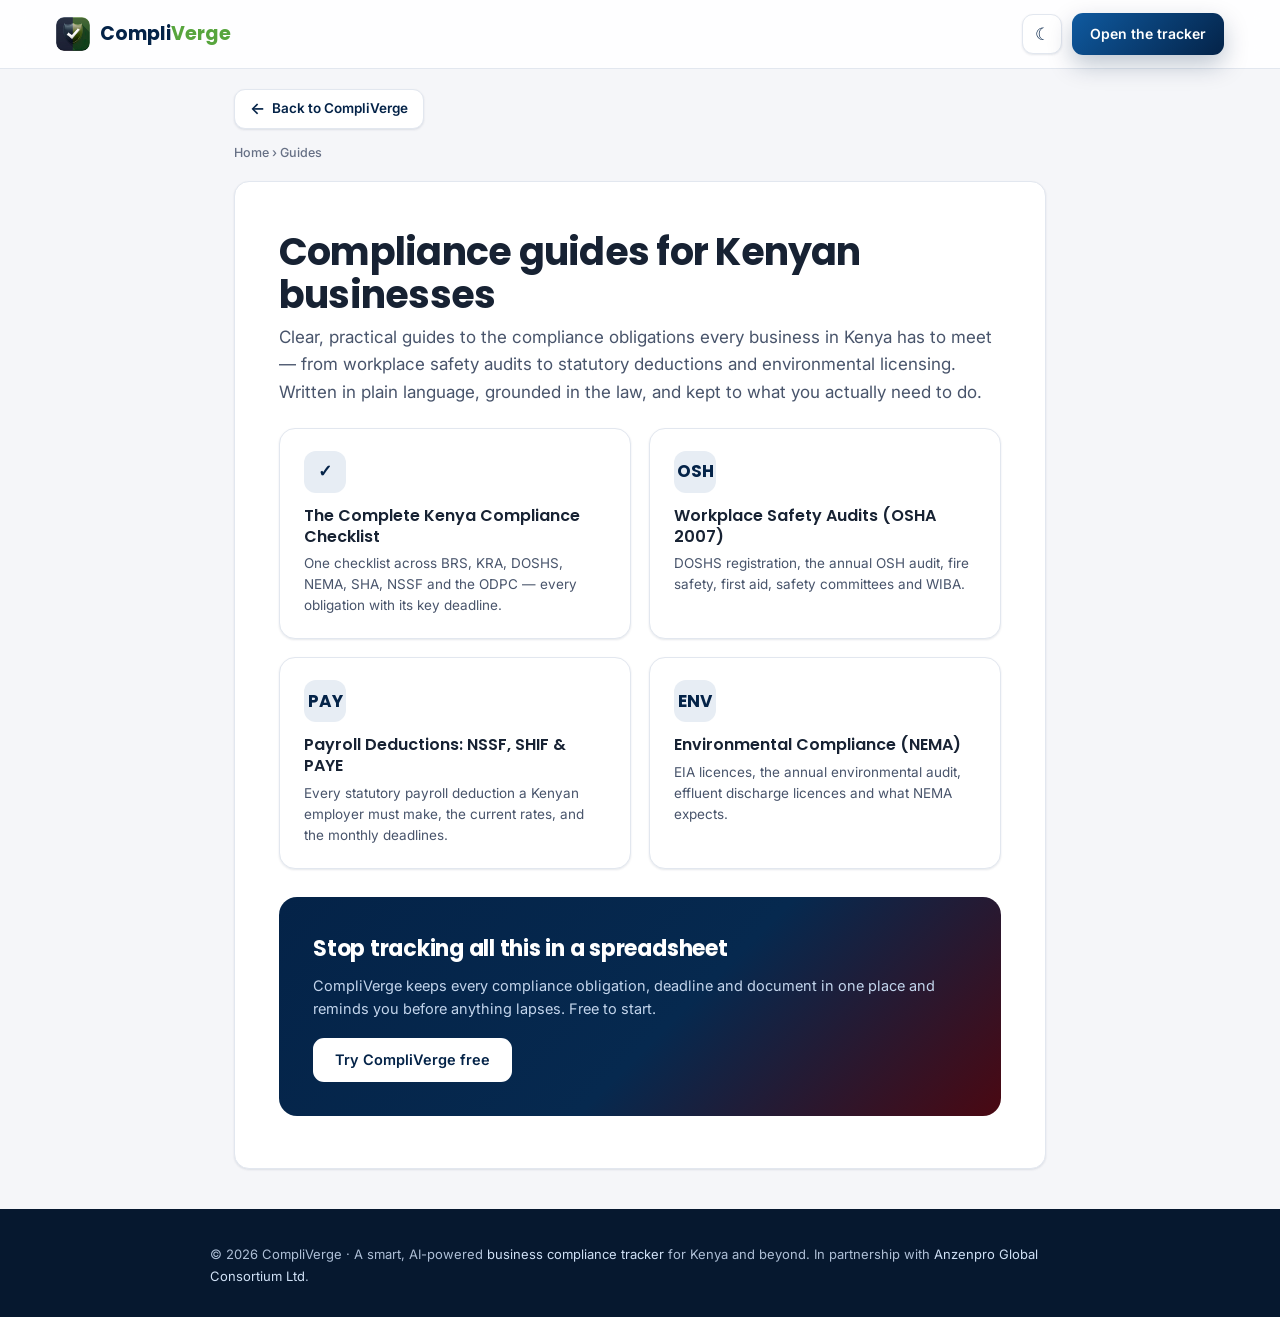
<file: guides/index.html>
<!doctype html>
<html lang="en">
<head>
<meta charset="utf-8">
<meta name="viewport" content="width=device-width, initial-scale=1">
<script>(function(){try{var t=localStorage.getItem("cv-theme");var r=document.documentElement;if(t==="dark"){r.classList.add("cv-dark");r.style.colorScheme="dark";}else if(t==="light"){r.classList.add("cv-light");r.style.colorScheme="light";}}catch(e){}})();</script>
<title>Kenya Business Compliance Guides | CompliVerge</title>
<meta name="description" content="Plain-language guides to business compliance in Kenya: OSHA 2007 safety audits, NSSF, SHIF and PAYE statutory deductions, NEMA environmental compliance, and a full business compliance checklist.">
<meta name="keywords" content="business compliance Kenya, compliance requirements Kenya, statutory compliance Kenya, OSHA 2007, NSSF SHIF PAYE, NEMA compliance, compliance checklist Kenya">
<link rel="canonical" href="https://compliverge.com/guides/">
<meta name="robots" content="index,follow">
<meta property="og:type" content="website">
<meta property="og:title" content="Kenya Business Compliance Guides | CompliVerge">
<meta property="og:description" content="Plain-language guides to staying compliant in Kenya: safety audits, statutory deductions, environmental compliance and more.">
<meta property="og:url" content="https://compliverge.com/guides/">
<meta property="og:site_name" content="CompliVerge">
<link rel="icon" href="/logo.png">
<link rel="stylesheet" href="/guides/guide.css?v=5">
<script type="application/ld+json">
{"@context":"https://schema.org","@type":"CollectionPage","name":"Kenya Business Compliance Guides","url":"https://compliverge.com/guides/","description":"Plain-language guides to business compliance in Kenya.","publisher":{"@type":"Organization","name":"CompliVerge","url":"https://compliverge.com/"},"breadcrumb":{"@type":"BreadcrumbList","itemListElement":[{"@type":"ListItem","position":1,"name":"Home","item":"https://compliverge.com/"},{"@type":"ListItem","position":2,"name":"Guides","item":"https://compliverge.com/guides/"}]}}
</script>
</head>
<body>
<header class="site">
  <a class="brand" href="https://compliverge.com/"><img src="/logo.png" alt="CompliVerge"><b>Compli<span class="a">Verge</span></b></a>
  <div class="header-cta"><button class="themetog" id="themeToggle" type="button" aria-label="Toggle dark mode" onclick="cvToggleTheme()">☾</button><a class="cta" href="https://compliverge.com/">Open the tracker</a></div>
</header>

<div class="wrap">
  <a class="backlink" href="https://compliverge.com/"><span class="arw">←</span> Back to CompliVerge</a>
  <nav class="crumb"><a href="https://compliverge.com/">Home</a> › Guides</nav>
  <article>
    <h1>Compliance guides for Kenyan businesses</h1>
    <p class="lede">Clear, practical guides to the compliance obligations every business in Kenya has to meet — from workplace safety audits to statutory deductions and environmental licensing. Written in plain language, grounded in the law, and kept to what you actually need to do.</p>

    <div class="guide-grid">
      <a class="guide-card" href="/guides/business-compliance-checklist-kenya.html">
        <div class="ic">✓</div>
        <div class="t">The Complete Kenya Compliance Checklist</div>
        <div class="d">One checklist across BRS, KRA, DOSHS, NEMA, SHA, NSSF and the ODPC — every obligation with its key deadline.</div>
      </a>
      <a class="guide-card" href="/guides/osha-2007-audit-requirements-kenya.html">
        <div class="ic">OSH</div>
        <div class="t">Workplace Safety Audits (OSHA 2007)</div>
        <div class="d">DOSHS registration, the annual OSH audit, fire safety, first aid, safety committees and WIBA.</div>
      </a>
      <a class="guide-card" href="/guides/nssf-shif-paye-employer-obligations-kenya.html">
        <div class="ic">PAY</div>
        <div class="t">Payroll Deductions: NSSF, SHIF &amp; PAYE</div>
        <div class="d">Every statutory payroll deduction a Kenyan employer must make, the current rates, and the monthly deadlines.</div>
      </a>
      <a class="guide-card" href="/guides/nema-environmental-compliance-kenya.html">
        <div class="ic">ENV</div>
        <div class="t">Environmental Compliance (NEMA)</div>
        <div class="d">EIA licences, the annual environmental audit, effluent discharge licences and what NEMA expects.</div>
      </a>
    </div>

    <div class="cta-box">
      <h3>Stop tracking all this in a spreadsheet</h3>
      <p>CompliVerge keeps every compliance obligation, deadline and document in one place and reminds you before anything lapses. Free to start.</p>
      <a href="https://compliverge.com/">Try CompliVerge free</a>
    </div>
  </article>
</div>

<footer class="site"><div class="wrap">
  &copy; 2026 CompliVerge · A smart, AI-powered <a href="https://compliverge.com/">business compliance tracker</a> for Kenya and beyond. In partnership with <a href="https://anzenproglobal.com" rel="noopener">Anzenpro Global Consortium Ltd</a>.
</div></footer>
<script>
function cvEffectiveDark(){var r=document.documentElement;return r.classList.contains('cv-dark')||(!r.classList.contains('cv-light')&&window.matchMedia('(prefers-color-scheme: dark)').matches);}
function cvSyncToggle(){try{var b=document.getElementById('themeToggle');if(b)b.textContent=cvEffectiveDark()?'☀':'☾';}catch(e){}}
function cvToggleTheme(){try{var r=document.documentElement,next=cvEffectiveDark()?'light':'dark';r.classList.remove('cv-dark','cv-light');r.classList.add(next==='dark'?'cv-dark':'cv-light');r.style.colorScheme=next;try{localStorage.setItem('cv-theme',next);}catch(e){}cvSyncToggle();}catch(e){}}
cvSyncToggle();
try{window.matchMedia('(prefers-color-scheme: dark)').addEventListener('change',cvSyncToggle);}catch(e){}
</script>
</body>
</html>
</file>
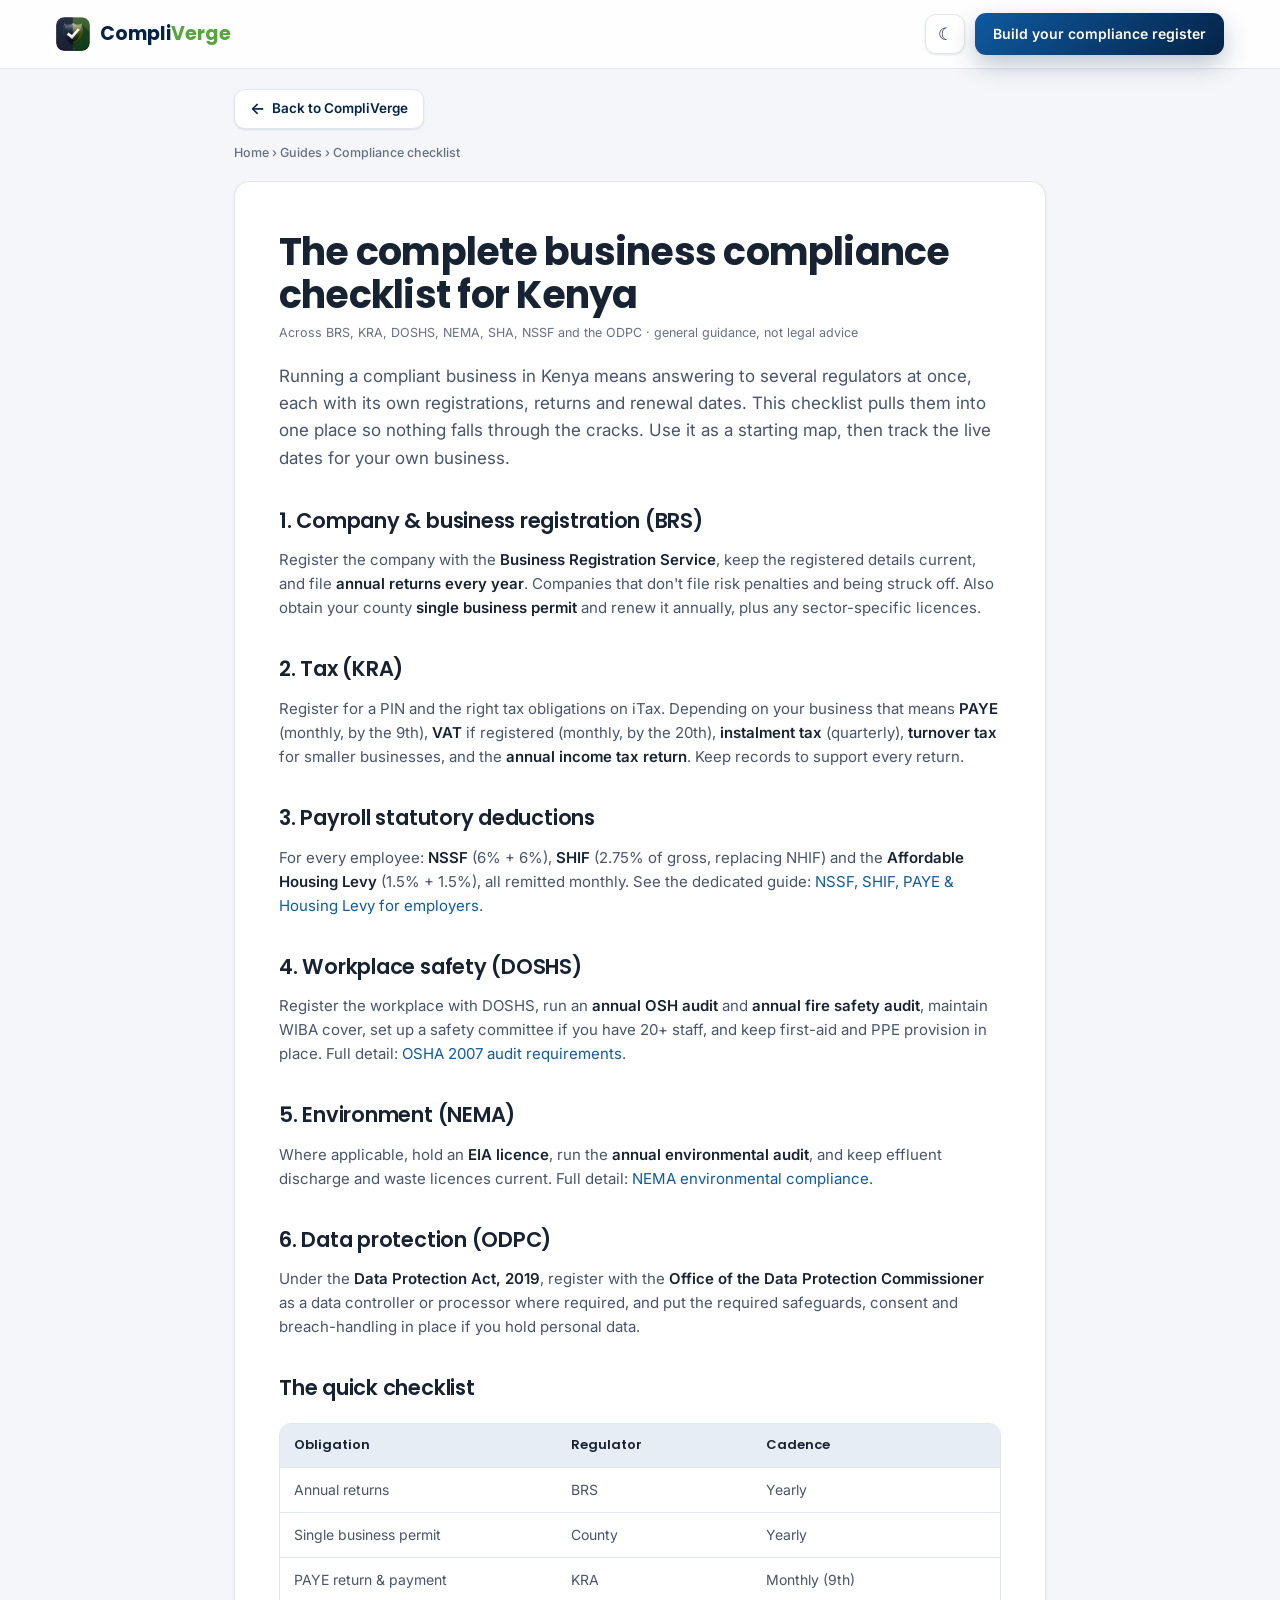
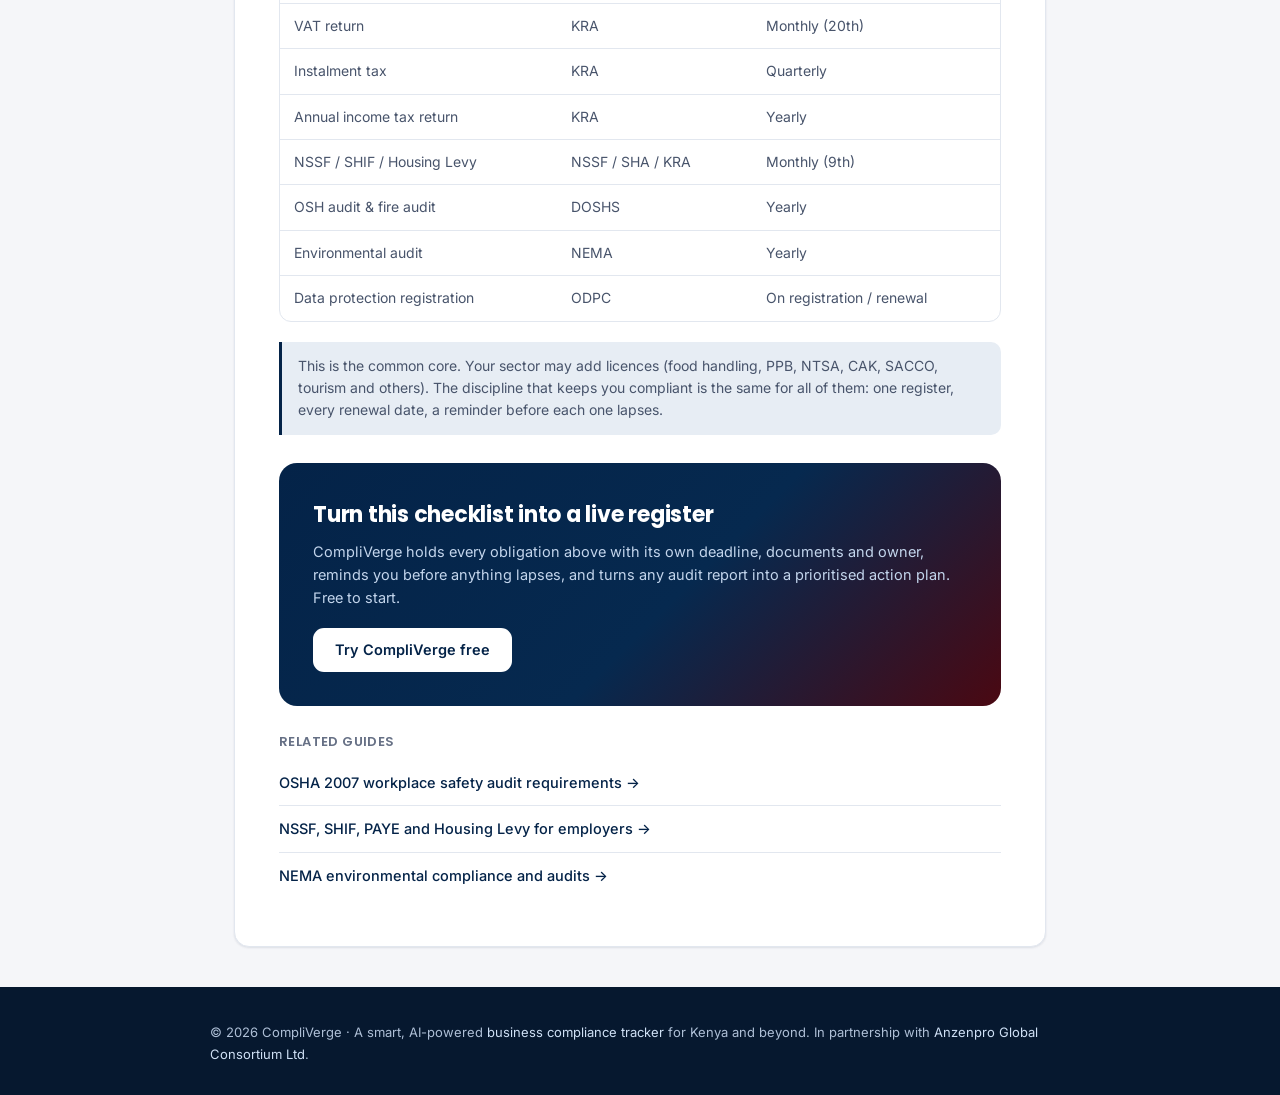
<file: guides/business-compliance-checklist-kenya.html>
<!doctype html>
<html lang="en">
<head>
<meta charset="utf-8">
<meta name="viewport" content="width=device-width, initial-scale=1">
<script>(function(){try{var t=localStorage.getItem("cv-theme");var r=document.documentElement;if(t==="dark"){r.classList.add("cv-dark");r.style.colorScheme="dark";}else if(t==="light"){r.classList.add("cv-light");r.style.colorScheme="light";}}catch(e){}})();</script>
<title>The Complete Business Compliance Checklist for Kenya (2026) | CompliVerge</title>
<meta name="description" content="A single checklist of every compliance obligation a business in Kenya must meet — BRS annual returns, KRA tax, DOSHS safety audits, NEMA environmental licences, SHIF/NSSF/PAYE payroll and data protection — with the key deadlines.">
<meta name="keywords" content="business compliance checklist Kenya, compliance requirements Kenya, statutory compliance Kenya, company annual returns Kenya, business licences Kenya, regulatory compliance Kenya, data protection ODPC">
<link rel="canonical" href="https://compliverge.com/guides/business-compliance-checklist-kenya.html">
<meta name="robots" content="index,follow">
<meta property="og:type" content="article">
<meta property="og:title" content="The Business Compliance Checklist for Kenya (2026)">
<meta property="og:description" content="Every compliance obligation a Kenyan business must meet, across BRS, KRA, DOSHS, NEMA, SHA, NSSF and the ODPC.">
<meta property="og:url" content="https://compliverge.com/guides/business-compliance-checklist-kenya.html">
<meta property="og:site_name" content="CompliVerge">
<link rel="icon" href="/logo.png">
<link rel="stylesheet" href="/guides/guide.css?v=5">
<script type="application/ld+json">
{"@context":"https://schema.org","@type":"Article","headline":"The Business Compliance Checklist for Kenya (2026)","description":"Every compliance obligation a business in Kenya must meet, with the key deadlines.","author":{"@type":"Organization","name":"CompliVerge"},"publisher":{"@type":"Organization","name":"CompliVerge","logo":{"@type":"ImageObject","url":"https://compliverge.com/logo.png"}},"mainEntityOfPage":"https://compliverge.com/guides/business-compliance-checklist-kenya.html","about":["Business compliance Kenya","Regulatory compliance","Statutory deadlines"]}
</script>
<script type="application/ld+json">
{"@context":"https://schema.org","@type":"FAQPage","mainEntity":[
{"@type":"Question","name":"What compliance does a business in Kenya need?","acceptedAnswer":{"@type":"Answer","text":"A Kenyan business typically needs: company registration and annual returns with the Business Registration Service (BRS); a county single business permit; KRA tax registration and returns (PAYE, VAT where applicable, instalment and annual income tax); payroll deductions (NSSF, SHIF, Affordable Housing Levy); workplace registration and an annual OSH audit with DOSHS; NEMA environmental licences and audits where applicable; and registration with the Office of the Data Protection Commissioner if it handles personal data."}},
{"@type":"Question","name":"When are company annual returns due in Kenya?","acceptedAnswer":{"@type":"Answer","text":"A company must file annual returns with the Business Registration Service once every year, generally within a set period after the anniversary of incorporation. Failure to file can lead to penalties and, ultimately, the company being struck off the register."}},
{"@type":"Question","name":"Does my business need to register with the ODPC?","acceptedAnswer":{"@type":"Answer","text":"Under the Data Protection Act, 2019, many businesses that process personal data must register as a data controller or data processor with the Office of the Data Protection Commissioner (ODPC), depending on their size and the nature of processing."}}
]}
</script>
</head>
<body>
<header class="site">
  <a class="brand" href="https://compliverge.com/"><img src="/logo.png" alt="CompliVerge"><b>Compli<span class="a">Verge</span></b></a>
  <div class="header-cta"><button class="themetog" id="themeToggle" type="button" aria-label="Toggle dark mode" onclick="cvToggleTheme()">☾</button><a class="cta" href="https://compliverge.com/">Build your compliance register</a></div>
</header>

<div class="wrap">
  <a class="backlink" href="https://compliverge.com/"><span class="arw">←</span> Back to CompliVerge</a>
  <nav class="crumb"><a href="https://compliverge.com/">Home</a> › <a href="/guides/">Guides</a> › Compliance checklist</nav>
  <article>
    <h1>The complete business compliance checklist for Kenya</h1>
    <p class="meta">Across BRS, KRA, DOSHS, NEMA, SHA, NSSF and the ODPC · general guidance, not legal advice</p>
    <p class="lede">Running a compliant business in Kenya means answering to several regulators at once, each with its own registrations, returns and renewal dates. This checklist pulls them into one place so nothing falls through the cracks. Use it as a starting map, then track the live dates for your own business.</p>

    <h2>1. Company &amp; business registration (BRS)</h2>
    <p>Register the company with the <strong>Business Registration Service</strong>, keep the registered details current, and file <strong>annual returns every year</strong>. Companies that don't file risk penalties and being struck off. Also obtain your county <strong>single business permit</strong> and renew it annually, plus any sector-specific licences.</p>

    <h2>2. Tax (KRA)</h2>
    <p>Register for a PIN and the right tax obligations on iTax. Depending on your business that means <strong>PAYE</strong> (monthly, by the 9th), <strong>VAT</strong> if registered (monthly, by the 20th), <strong>instalment tax</strong> (quarterly), <strong>turnover tax</strong> for smaller businesses, and the <strong>annual income tax return</strong>. Keep records to support every return.</p>

    <h2>3. Payroll statutory deductions</h2>
    <p>For every employee: <strong>NSSF</strong> (6% + 6%), <strong>SHIF</strong> (2.75% of gross, replacing NHIF) and the <strong>Affordable Housing Levy</strong> (1.5% + 1.5%), all remitted monthly. See the dedicated guide: <a href="/guides/nssf-shif-paye-employer-obligations-kenya.html">NSSF, SHIF, PAYE &amp; Housing Levy for employers</a>.</p>

    <h2>4. Workplace safety (DOSHS)</h2>
    <p>Register the workplace with DOSHS, run an <strong>annual OSH audit</strong> and <strong>annual fire safety audit</strong>, maintain WIBA cover, set up a safety committee if you have 20+ staff, and keep first-aid and PPE provision in place. Full detail: <a href="/guides/osha-2007-audit-requirements-kenya.html">OSHA 2007 audit requirements</a>.</p>

    <h2>5. Environment (NEMA)</h2>
    <p>Where applicable, hold an <strong>EIA licence</strong>, run the <strong>annual environmental audit</strong>, and keep effluent discharge and waste licences current. Full detail: <a href="/guides/nema-environmental-compliance-kenya.html">NEMA environmental compliance</a>.</p>

    <h2>6. Data protection (ODPC)</h2>
    <p>Under the <strong>Data Protection Act, 2019</strong>, register with the <strong>Office of the Data Protection Commissioner</strong> as a data controller or processor where required, and put the required safeguards, consent and breach-handling in place if you hold personal data.</p>

    <h2>The quick checklist</h2>
    <table>
      <tr><th>Obligation</th><th>Regulator</th><th>Cadence</th></tr>
      <tr><td>Annual returns</td><td>BRS</td><td>Yearly</td></tr>
      <tr><td>Single business permit</td><td>County</td><td>Yearly</td></tr>
      <tr><td>PAYE return &amp; payment</td><td>KRA</td><td>Monthly (9th)</td></tr>
      <tr><td>VAT return</td><td>KRA</td><td>Monthly (20th)</td></tr>
      <tr><td>Instalment tax</td><td>KRA</td><td>Quarterly</td></tr>
      <tr><td>Annual income tax return</td><td>KRA</td><td>Yearly</td></tr>
      <tr><td>NSSF / SHIF / Housing Levy</td><td>NSSF / SHA / KRA</td><td>Monthly (9th)</td></tr>
      <tr><td>OSH audit &amp; fire audit</td><td>DOSHS</td><td>Yearly</td></tr>
      <tr><td>Environmental audit</td><td>NEMA</td><td>Yearly</td></tr>
      <tr><td>Data protection registration</td><td>ODPC</td><td>On registration / renewal</td></tr>
    </table>

    <div class="note">This is the common core. Your sector may add licences (food handling, PPB, NTSA, CAK, SACCO, tourism and others). The discipline that keeps you compliant is the same for all of them: one register, every renewal date, a reminder before each one lapses.</div>

    <div class="cta-box">
      <h3>Turn this checklist into a live register</h3>
      <p>CompliVerge holds every obligation above with its own deadline, documents and owner, reminds you before anything lapses, and turns any audit report into a prioritised action plan. Free to start.</p>
      <a href="https://compliverge.com/">Try CompliVerge free</a>
    </div>

    <div class="related">
      <strong>Related guides</strong>
      <a href="/guides/osha-2007-audit-requirements-kenya.html">OSHA 2007 workplace safety audit requirements →</a>
      <a href="/guides/nssf-shif-paye-employer-obligations-kenya.html">NSSF, SHIF, PAYE and Housing Levy for employers →</a>
      <a href="/guides/nema-environmental-compliance-kenya.html">NEMA environmental compliance and audits →</a>
    </div>
  </article>
</div>

<footer class="site"><div class="wrap">
  &copy; 2026 CompliVerge · A smart, AI-powered <a href="https://compliverge.com/">business compliance tracker</a> for Kenya and beyond. In partnership with <a href="https://anzenproglobal.com" rel="noopener">Anzenpro Global Consortium Ltd</a>.
</div></footer>
<script>
function cvEffectiveDark(){var r=document.documentElement;return r.classList.contains('cv-dark')||(!r.classList.contains('cv-light')&&window.matchMedia('(prefers-color-scheme: dark)').matches);}
function cvSyncToggle(){try{var b=document.getElementById('themeToggle');if(b)b.textContent=cvEffectiveDark()?'☀':'☾';}catch(e){}}
function cvToggleTheme(){try{var r=document.documentElement,next=cvEffectiveDark()?'light':'dark';r.classList.remove('cv-dark','cv-light');r.classList.add(next==='dark'?'cv-dark':'cv-light');r.style.colorScheme=next;try{localStorage.setItem('cv-theme',next);}catch(e){}cvSyncToggle();}catch(e){}}
cvSyncToggle();
try{window.matchMedia('(prefers-color-scheme: dark)').addEventListener('change',cvSyncToggle);}catch(e){}
</script>
</body>
</html>
</file>
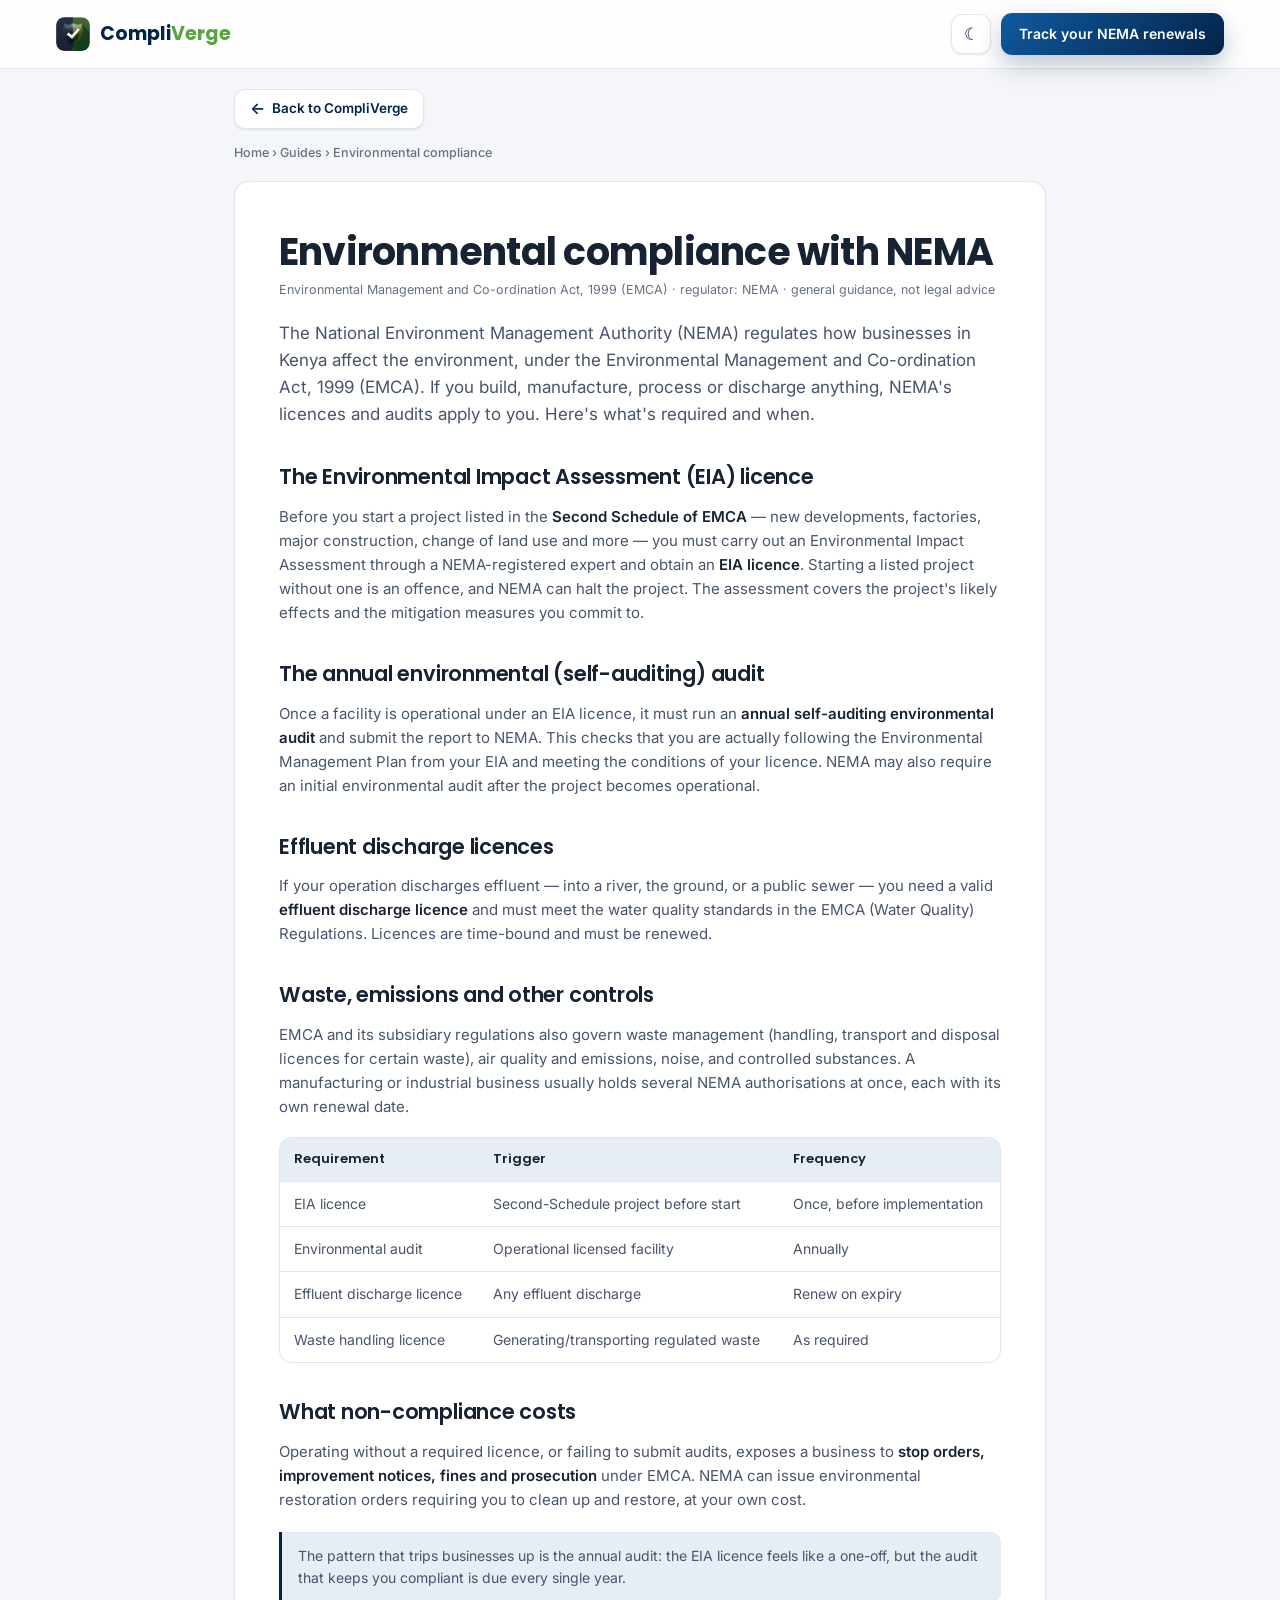
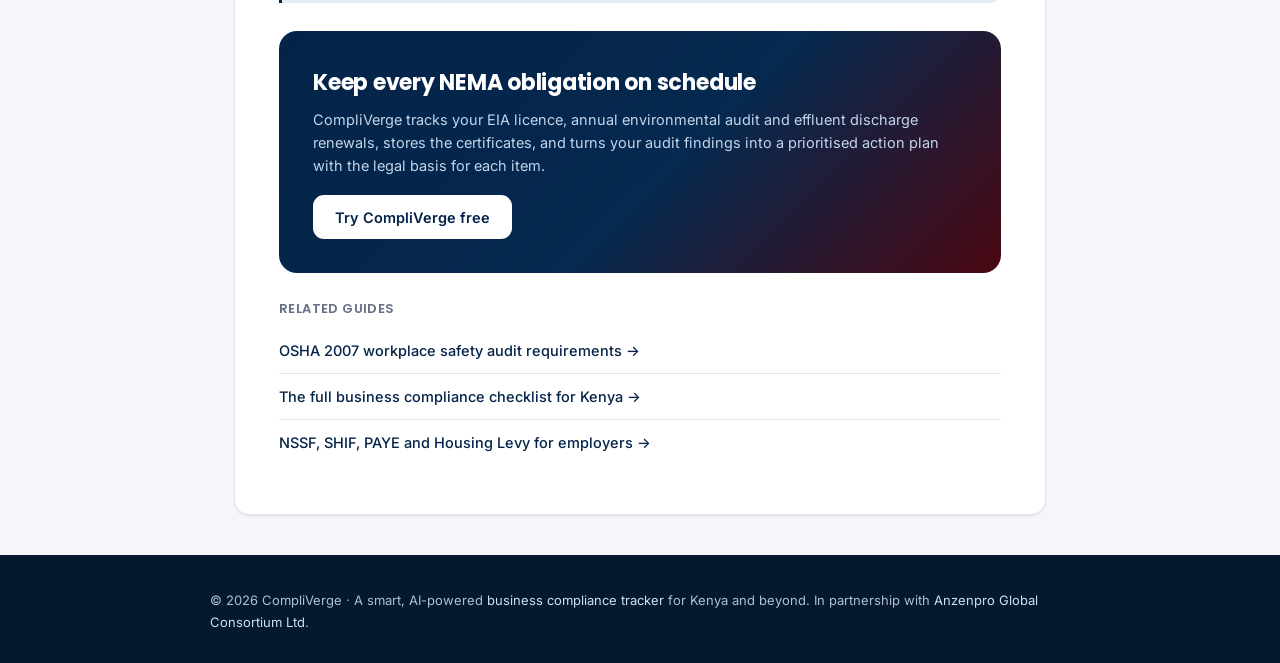
<file: guides/nema-environmental-compliance-kenya.html>
<!doctype html>
<html lang="en">
<head>
<meta charset="utf-8">
<meta name="viewport" content="width=device-width, initial-scale=1">
<script>(function(){try{var t=localStorage.getItem("cv-theme");var r=document.documentElement;if(t==="dark"){r.classList.add("cv-dark");r.style.colorScheme="dark";}else if(t==="light"){r.classList.add("cv-light");r.style.colorScheme="light";}}catch(e){}})();</script>
<title>NEMA Environmental Compliance in Kenya: EIA, Audits &amp; Licences | CompliVerge</title>
<meta name="description" content="What NEMA requires under EMCA 1999: the Environmental Impact Assessment (EIA) licence, the annual environmental audit, effluent discharge licences and waste handling — and the penalties for operating without them.">
<meta name="keywords" content="NEMA compliance Kenya, environmental impact assessment Kenya, EIA licence, annual environmental audit, EMCA 1999, effluent discharge licence, environmental compliance Kenya, waste management licence">
<link rel="canonical" href="https://compliverge.com/guides/nema-environmental-compliance-kenya.html">
<meta name="robots" content="index,follow">
<meta property="og:type" content="article">
<meta property="og:title" content="NEMA Environmental Compliance in Kenya: EIA, Audits & Licences">
<meta property="og:description" content="The EIA licence, the annual environmental audit, effluent discharge licences and waste handling, explained.">
<meta property="og:url" content="https://compliverge.com/guides/nema-environmental-compliance-kenya.html">
<meta property="og:site_name" content="CompliVerge">
<link rel="icon" href="/logo.png">
<link rel="stylesheet" href="/guides/guide.css?v=5">
<script type="application/ld+json">
{"@context":"https://schema.org","@type":"Article","headline":"NEMA Environmental Compliance in Kenya: EIA, Audits & Licences","description":"What NEMA requires under EMCA 1999, from EIA licences to annual environmental audits.","author":{"@type":"Organization","name":"CompliVerge"},"publisher":{"@type":"Organization","name":"CompliVerge","logo":{"@type":"ImageObject","url":"https://compliverge.com/logo.png"}},"mainEntityOfPage":"https://compliverge.com/guides/nema-environmental-compliance-kenya.html","about":["Environmental Management and Co-ordination Act 1999","NEMA","Environmental Impact Assessment"]}
</script>
<script type="application/ld+json">
{"@context":"https://schema.org","@type":"FAQPage","mainEntity":[
{"@type":"Question","name":"Do I need a NEMA EIA licence?","acceptedAnswer":{"@type":"Answer","text":"Any project listed in the Second Schedule of EMCA 1999 — including new developments, factories, and many construction and change-of-use projects — must undergo an Environmental Impact Assessment and obtain an EIA licence from NEMA before implementation begins."}},
{"@type":"Question","name":"How often is an environmental audit required?","acceptedAnswer":{"@type":"Answer","text":"A facility with an EIA licence must carry out a self-auditing environmental audit annually and submit the report to NEMA, in addition to any initial environmental audit NEMA requires after a project becomes operational."}},
{"@type":"Question","name":"What is an effluent discharge licence?","acceptedAnswer":{"@type":"Answer","text":"A business that discharges effluent into the environment or a public sewer must hold a valid effluent discharge licence from NEMA and meet the water quality standards set under EMCA regulations."}}
]}
</script>
</head>
<body>
<header class="site">
  <a class="brand" href="https://compliverge.com/"><img src="/logo.png" alt="CompliVerge"><b>Compli<span class="a">Verge</span></b></a>
  <div class="header-cta"><button class="themetog" id="themeToggle" type="button" aria-label="Toggle dark mode" onclick="cvToggleTheme()">☾</button><a class="cta" href="https://compliverge.com/">Track your NEMA renewals</a></div>
</header>

<div class="wrap">
  <a class="backlink" href="https://compliverge.com/"><span class="arw">←</span> Back to CompliVerge</a>
  <nav class="crumb"><a href="https://compliverge.com/">Home</a> › <a href="/guides/">Guides</a> › Environmental compliance</nav>
  <article>
    <h1>Environmental compliance with NEMA</h1>
    <p class="meta">Environmental Management and Co-ordination Act, 1999 (EMCA) · regulator: NEMA · general guidance, not legal advice</p>
    <p class="lede">The National Environment Management Authority (NEMA) regulates how businesses in Kenya affect the environment, under the Environmental Management and Co-ordination Act, 1999 (EMCA). If you build, manufacture, process or discharge anything, NEMA's licences and audits apply to you. Here's what's required and when.</p>

    <h2>The Environmental Impact Assessment (EIA) licence</h2>
    <p>Before you start a project listed in the <strong>Second Schedule of EMCA</strong> — new developments, factories, major construction, change of land use and more — you must carry out an Environmental Impact Assessment through a NEMA-registered expert and obtain an <strong>EIA licence</strong>. Starting a listed project without one is an offence, and NEMA can halt the project. The assessment covers the project's likely effects and the mitigation measures you commit to.</p>

    <h2>The annual environmental (self-auditing) audit</h2>
    <p>Once a facility is operational under an EIA licence, it must run an <strong>annual self-auditing environmental audit</strong> and submit the report to NEMA. This checks that you are actually following the Environmental Management Plan from your EIA and meeting the conditions of your licence. NEMA may also require an initial environmental audit after the project becomes operational.</p>

    <h2>Effluent discharge licences</h2>
    <p>If your operation discharges effluent — into a river, the ground, or a public sewer — you need a valid <strong>effluent discharge licence</strong> and must meet the water quality standards in the EMCA (Water Quality) Regulations. Licences are time-bound and must be renewed.</p>

    <h2>Waste, emissions and other controls</h2>
    <p>EMCA and its subsidiary regulations also govern waste management (handling, transport and disposal licences for certain waste), air quality and emissions, noise, and controlled substances. A manufacturing or industrial business usually holds several NEMA authorisations at once, each with its own renewal date.</p>

    <table>
      <tr><th>Requirement</th><th>Trigger</th><th>Frequency</th></tr>
      <tr><td>EIA licence</td><td>Second-Schedule project before start</td><td>Once, before implementation</td></tr>
      <tr><td>Environmental audit</td><td>Operational licensed facility</td><td>Annually</td></tr>
      <tr><td>Effluent discharge licence</td><td>Any effluent discharge</td><td>Renew on expiry</td></tr>
      <tr><td>Waste handling licence</td><td>Generating/transporting regulated waste</td><td>As required</td></tr>
    </table>

    <h2>What non-compliance costs</h2>
    <p>Operating without a required licence, or failing to submit audits, exposes a business to <strong>stop orders, improvement notices, fines and prosecution</strong> under EMCA. NEMA can issue environmental restoration orders requiring you to clean up and restore, at your own cost.</p>

    <div class="note">The pattern that trips businesses up is the annual audit: the EIA licence feels like a one-off, but the audit that keeps you compliant is due every single year.</div>

    <div class="cta-box">
      <h3>Keep every NEMA obligation on schedule</h3>
      <p>CompliVerge tracks your EIA licence, annual environmental audit and effluent discharge renewals, stores the certificates, and turns your audit findings into a prioritised action plan with the legal basis for each item.</p>
      <a href="https://compliverge.com/">Try CompliVerge free</a>
    </div>

    <div class="related">
      <strong>Related guides</strong>
      <a href="/guides/osha-2007-audit-requirements-kenya.html">OSHA 2007 workplace safety audit requirements →</a>
      <a href="/guides/business-compliance-checklist-kenya.html">The full business compliance checklist for Kenya →</a>
      <a href="/guides/nssf-shif-paye-employer-obligations-kenya.html">NSSF, SHIF, PAYE and Housing Levy for employers →</a>
    </div>
  </article>
</div>

<footer class="site"><div class="wrap">
  &copy; 2026 CompliVerge · A smart, AI-powered <a href="https://compliverge.com/">business compliance tracker</a> for Kenya and beyond. In partnership with <a href="https://anzenproglobal.com" rel="noopener">Anzenpro Global Consortium Ltd</a>.
</div></footer>
<script>
function cvEffectiveDark(){var r=document.documentElement;return r.classList.contains('cv-dark')||(!r.classList.contains('cv-light')&&window.matchMedia('(prefers-color-scheme: dark)').matches);}
function cvSyncToggle(){try{var b=document.getElementById('themeToggle');if(b)b.textContent=cvEffectiveDark()?'☀':'☾';}catch(e){}}
function cvToggleTheme(){try{var r=document.documentElement,next=cvEffectiveDark()?'light':'dark';r.classList.remove('cv-dark','cv-light');r.classList.add(next==='dark'?'cv-dark':'cv-light');r.style.colorScheme=next;try{localStorage.setItem('cv-theme',next);}catch(e){}cvSyncToggle();}catch(e){}}
cvSyncToggle();
try{window.matchMedia('(prefers-color-scheme: dark)').addEventListener('change',cvSyncToggle);}catch(e){}
</script>
</body>
</html>
</file>
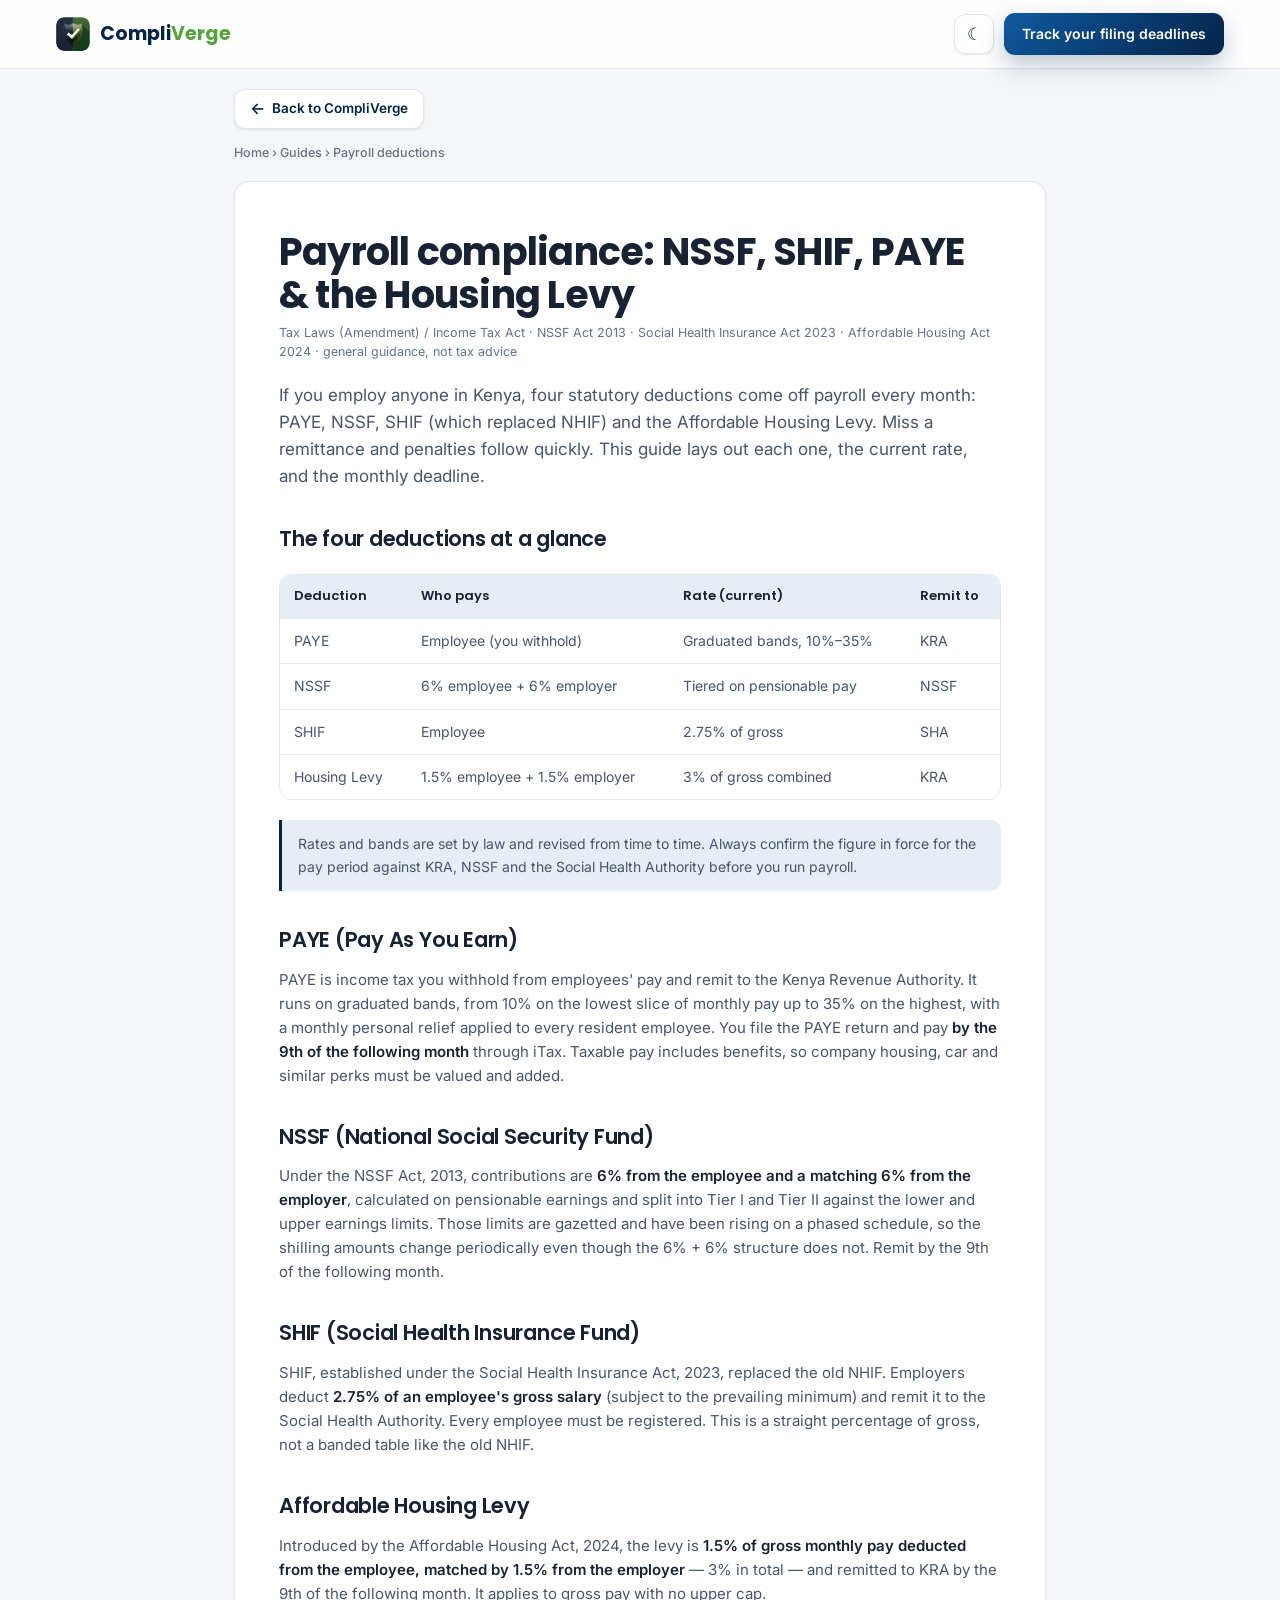
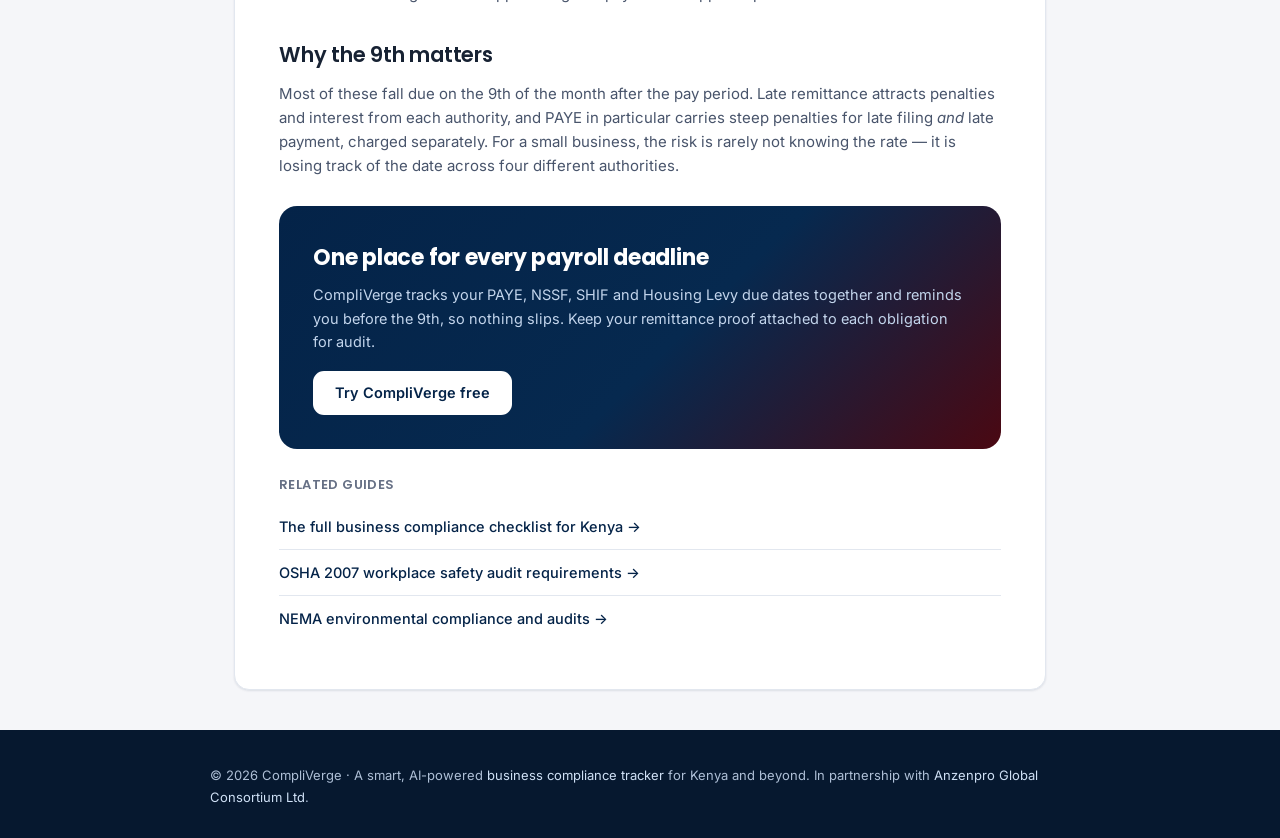
<file: guides/nssf-shif-paye-employer-obligations-kenya.html>
<!doctype html>
<html lang="en">
<head>
<meta charset="utf-8">
<meta name="viewport" content="width=device-width, initial-scale=1">
<script>(function(){try{var t=localStorage.getItem("cv-theme");var r=document.documentElement;if(t==="dark"){r.classList.add("cv-dark");r.style.colorScheme="dark";}else if(t==="light"){r.classList.add("cv-light");r.style.colorScheme="light";}}catch(e){}})();</script>
<title>Payroll Compliance in Kenya: NSSF, SHIF, PAYE &amp; Housing Levy | CompliVerge</title>
<meta name="description" content="Every statutory payroll deduction a Kenyan employer must make — PAYE, NSSF, SHIF (formerly NHIF) and the Affordable Housing Levy — with current rates, the 9th-of-the-month deadline and the penalties for paying late.">
<meta name="keywords" content="NSSF SHIF PAYE Kenya, employer statutory deductions Kenya, affordable housing levy Kenya, SHIF contribution rate, PAYE rates Kenya 2026, payroll compliance Kenya, NHIF SHIF">
<link rel="canonical" href="https://compliverge.com/guides/nssf-shif-paye-employer-obligations-kenya.html">
<meta name="robots" content="index,follow">
<meta property="og:type" content="article">
<meta property="og:title" content="NSSF, SHIF, PAYE & Housing Levy: Employer Obligations in Kenya">
<meta property="og:description" content="Current rates and deadlines for every statutory payroll deduction a Kenyan employer must make.">
<meta property="og:url" content="https://compliverge.com/guides/nssf-shif-paye-employer-obligations-kenya.html">
<meta property="og:site_name" content="CompliVerge">
<link rel="icon" href="/logo.png">
<link rel="stylesheet" href="/guides/guide.css?v=5">
<script type="application/ld+json">
{"@context":"https://schema.org","@type":"Article","headline":"NSSF, SHIF, PAYE & Housing Levy: Employer Obligations in Kenya","description":"Every statutory payroll deduction a Kenyan employer must make, with current rates and deadlines.","author":{"@type":"Organization","name":"CompliVerge"},"publisher":{"@type":"Organization","name":"CompliVerge","logo":{"@type":"ImageObject","url":"https://compliverge.com/logo.png"}},"mainEntityOfPage":"https://compliverge.com/guides/nssf-shif-paye-employer-obligations-kenya.html","about":["PAYE Kenya","NSSF","SHIF","Affordable Housing Levy"]}
</script>
<script type="application/ld+json">
{"@context":"https://schema.org","@type":"FAQPage","mainEntity":[
{"@type":"Question","name":"When are statutory deductions due in Kenya?","acceptedAnswer":{"@type":"Answer","text":"PAYE, NSSF, SHIF and the Affordable Housing Levy are all remitted monthly. PAYE is due by the 9th of the following month, the Housing Levy by the 9th, SHIF by the 9th, and NSSF by the 9th of the following month. Late payment attracts penalties and interest from each respective authority."}},
{"@type":"Question","name":"Has SHIF replaced NHIF?","acceptedAnswer":{"@type":"Answer","text":"Yes. The Social Health Insurance Fund (SHIF), established under the Social Health Insurance Act, 2023, replaced the National Hospital Insurance Fund (NHIF). Employers now deduct and remit SHIF contributions instead of NHIF."}},
{"@type":"Question","name":"Is the Affordable Housing Levy mandatory for employers?","acceptedAnswer":{"@type":"Answer","text":"Yes. Under the Affordable Housing Act, 2024, employers deduct 1.5% of an employee's gross monthly salary and add a matching 1.5%, remitting the total to the Kenya Revenue Authority."}}
]}
</script>
</head>
<body>
<header class="site">
  <a class="brand" href="https://compliverge.com/"><img src="/logo.png" alt="CompliVerge"><b>Compli<span class="a">Verge</span></b></a>
  <div class="header-cta"><button class="themetog" id="themeToggle" type="button" aria-label="Toggle dark mode" onclick="cvToggleTheme()">☾</button><a class="cta" href="https://compliverge.com/">Track your filing deadlines</a></div>
</header>

<div class="wrap">
  <a class="backlink" href="https://compliverge.com/"><span class="arw">←</span> Back to CompliVerge</a>
  <nav class="crumb"><a href="https://compliverge.com/">Home</a> › <a href="/guides/">Guides</a> › Payroll deductions</nav>
  <article>
    <h1>Payroll compliance: NSSF, SHIF, PAYE &amp; the Housing Levy</h1>
    <p class="meta">Tax Laws (Amendment) / Income Tax Act · NSSF Act 2013 · Social Health Insurance Act 2023 · Affordable Housing Act 2024 · general guidance, not tax advice</p>
    <p class="lede">If you employ anyone in Kenya, four statutory deductions come off payroll every month: PAYE, NSSF, SHIF (which replaced NHIF) and the Affordable Housing Levy. Miss a remittance and penalties follow quickly. This guide lays out each one, the current rate, and the monthly deadline.</p>

    <h2>The four deductions at a glance</h2>
    <table>
      <tr><th>Deduction</th><th>Who pays</th><th>Rate (current)</th><th>Remit to</th></tr>
      <tr><td>PAYE</td><td>Employee (you withhold)</td><td>Graduated bands, 10%–35%</td><td>KRA</td></tr>
      <tr><td>NSSF</td><td>6% employee + 6% employer</td><td>Tiered on pensionable pay</td><td>NSSF</td></tr>
      <tr><td>SHIF</td><td>Employee</td><td>2.75% of gross</td><td>SHA</td></tr>
      <tr><td>Housing Levy</td><td>1.5% employee + 1.5% employer</td><td>3% of gross combined</td><td>KRA</td></tr>
    </table>
    <div class="note">Rates and bands are set by law and revised from time to time. Always confirm the figure in force for the pay period against KRA, NSSF and the Social Health Authority before you run payroll.</div>

    <h2>PAYE (Pay As You Earn)</h2>
    <p>PAYE is income tax you withhold from employees' pay and remit to the Kenya Revenue Authority. It runs on graduated bands, from 10% on the lowest slice of monthly pay up to 35% on the highest, with a monthly personal relief applied to every resident employee. You file the PAYE return and pay <strong>by the 9th of the following month</strong> through iTax. Taxable pay includes benefits, so company housing, car and similar perks must be valued and added.</p>

    <h2>NSSF (National Social Security Fund)</h2>
    <p>Under the NSSF Act, 2013, contributions are <strong>6% from the employee and a matching 6% from the employer</strong>, calculated on pensionable earnings and split into Tier I and Tier II against the lower and upper earnings limits. Those limits are gazetted and have been rising on a phased schedule, so the shilling amounts change periodically even though the 6% + 6% structure does not. Remit by the 9th of the following month.</p>

    <h2>SHIF (Social Health Insurance Fund)</h2>
    <p>SHIF, established under the Social Health Insurance Act, 2023, replaced the old NHIF. Employers deduct <strong>2.75% of an employee's gross salary</strong> (subject to the prevailing minimum) and remit it to the Social Health Authority. Every employee must be registered. This is a straight percentage of gross, not a banded table like the old NHIF.</p>

    <h2>Affordable Housing Levy</h2>
    <p>Introduced by the Affordable Housing Act, 2024, the levy is <strong>1.5% of gross monthly pay deducted from the employee, matched by 1.5% from the employer</strong> — 3% in total — and remitted to KRA by the 9th of the following month. It applies to gross pay with no upper cap.</p>

    <h2>Why the 9th matters</h2>
    <p>Most of these fall due on the 9th of the month after the pay period. Late remittance attracts penalties and interest from each authority, and PAYE in particular carries steep penalties for late filing <em>and</em> late payment, charged separately. For a small business, the risk is rarely not knowing the rate — it is losing track of the date across four different authorities.</p>

    <div class="cta-box">
      <h3>One place for every payroll deadline</h3>
      <p>CompliVerge tracks your PAYE, NSSF, SHIF and Housing Levy due dates together and reminds you before the 9th, so nothing slips. Keep your remittance proof attached to each obligation for audit.</p>
      <a href="https://compliverge.com/">Try CompliVerge free</a>
    </div>

    <div class="related">
      <strong>Related guides</strong>
      <a href="/guides/business-compliance-checklist-kenya.html">The full business compliance checklist for Kenya →</a>
      <a href="/guides/osha-2007-audit-requirements-kenya.html">OSHA 2007 workplace safety audit requirements →</a>
      <a href="/guides/nema-environmental-compliance-kenya.html">NEMA environmental compliance and audits →</a>
    </div>
  </article>
</div>

<footer class="site"><div class="wrap">
  &copy; 2026 CompliVerge · A smart, AI-powered <a href="https://compliverge.com/">business compliance tracker</a> for Kenya and beyond. In partnership with <a href="https://anzenproglobal.com" rel="noopener">Anzenpro Global Consortium Ltd</a>.
</div></footer>
<script>
function cvEffectiveDark(){var r=document.documentElement;return r.classList.contains('cv-dark')||(!r.classList.contains('cv-light')&&window.matchMedia('(prefers-color-scheme: dark)').matches);}
function cvSyncToggle(){try{var b=document.getElementById('themeToggle');if(b)b.textContent=cvEffectiveDark()?'☀':'☾';}catch(e){}}
function cvToggleTheme(){try{var r=document.documentElement,next=cvEffectiveDark()?'light':'dark';r.classList.remove('cv-dark','cv-light');r.classList.add(next==='dark'?'cv-dark':'cv-light');r.style.colorScheme=next;try{localStorage.setItem('cv-theme',next);}catch(e){}cvSyncToggle();}catch(e){}}
cvSyncToggle();
try{window.matchMedia('(prefers-color-scheme: dark)').addEventListener('change',cvSyncToggle);}catch(e){}
</script>
</body>
</html>
</file>
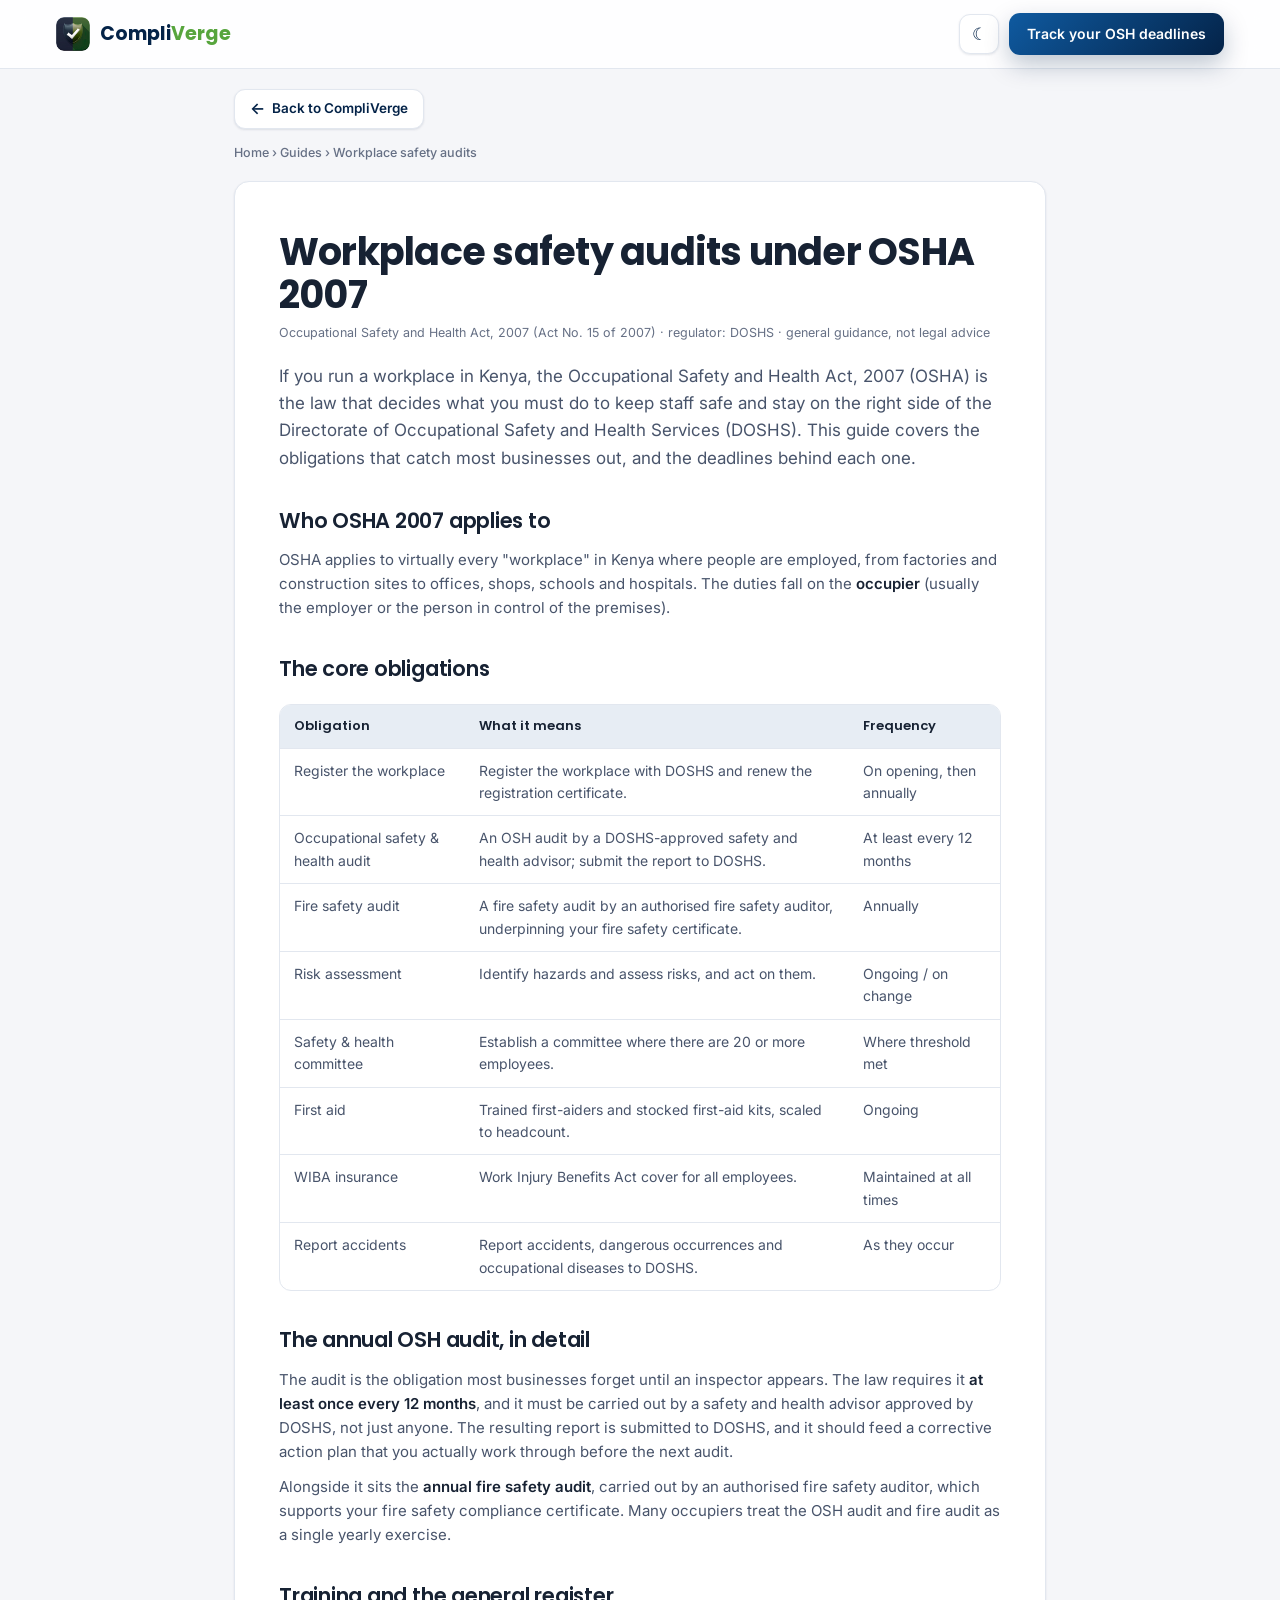
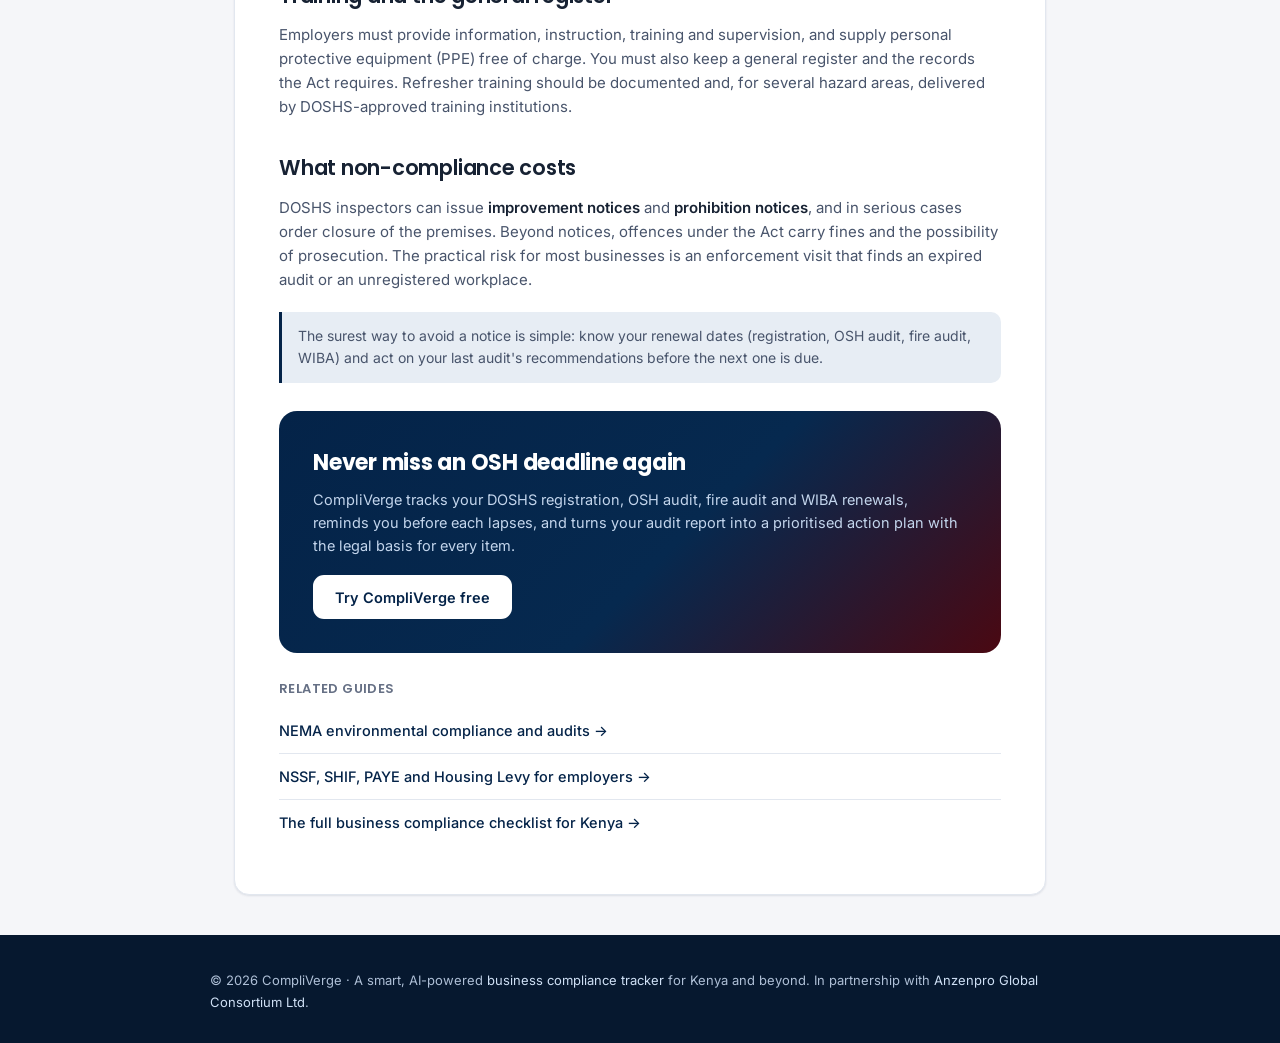
<file: guides/osha-2007-audit-requirements-kenya.html>
<!doctype html>
<html lang="en">
<head>
<meta charset="utf-8">
<meta name="viewport" content="width=device-width, initial-scale=1">
<script>(function(){try{var t=localStorage.getItem("cv-theme");var r=document.documentElement;if(t==="dark"){r.classList.add("cv-dark");r.style.colorScheme="dark";}else if(t==="light"){r.classList.add("cv-light");r.style.colorScheme="light";}}catch(e){}})();</script>
<title>OSHA 2007 Workplace Safety Audits in Kenya — Compliance Guide | CompliVerge</title>
<meta name="description" content="What the Occupational Safety and Health Act, 2007 requires of every workplace in Kenya: DOSHS registration, the annual OSH audit, fire safety audit, first aid, safety committees and WIBA, with deadlines and penalties.">
<meta name="keywords" content="OSHA 2007 Kenya, occupational safety and health audit Kenya, DOSHS compliance, workplace registration DOSHS, annual OSH audit, fire safety audit Kenya, safety and health committee, WIBA">
<link rel="canonical" href="https://compliverge.com/guides/osha-2007-audit-requirements-kenya.html">
<meta name="robots" content="index,follow">
<meta property="og:type" content="article">
<meta property="og:title" content="OSHA 2007 Audit Requirements in Kenya: The DOSHS Compliance Guide">
<meta property="og:description" content="DOSHS registration, the annual OSH audit, fire safety, first aid, safety committees and WIBA, explained in plain language.">
<meta property="og:url" content="https://compliverge.com/guides/osha-2007-audit-requirements-kenya.html">
<meta property="og:site_name" content="CompliVerge">
<link rel="icon" href="/logo.png">
<link rel="stylesheet" href="/guides/guide.css?v=5">
<script type="application/ld+json">
{"@context":"https://schema.org","@type":"Article","headline":"OSHA 2007 Audit Requirements in Kenya: The DOSHS Compliance Guide","description":"What the Occupational Safety and Health Act, 2007 requires of every workplace in Kenya.","author":{"@type":"Organization","name":"CompliVerge"},"publisher":{"@type":"Organization","name":"CompliVerge","logo":{"@type":"ImageObject","url":"https://compliverge.com/logo.png"}},"mainEntityOfPage":"https://compliverge.com/guides/osha-2007-audit-requirements-kenya.html","about":["Occupational Safety and Health Act 2007","DOSHS","Workplace safety audit"]}
</script>
<script type="application/ld+json">
{"@context":"https://schema.org","@type":"FAQPage","mainEntity":[
{"@type":"Question","name":"How often is an occupational safety and health audit required in Kenya?","acceptedAnswer":{"@type":"Answer","text":"Under the Occupational Safety and Health Act, 2007, every workplace must undergo an occupational safety and health audit at least once every 12 months, carried out by a DOSHS-approved safety and health advisor, and the audit report must be submitted to the Directorate of Occupational Safety and Health Services (DOSHS)."}},
{"@type":"Question","name":"When is a safety and health committee required?","acceptedAnswer":{"@type":"Answer","text":"An employer must establish a safety and health committee at any workplace with 20 or more employees."}},
{"@type":"Question","name":"What happens if you do not comply with OSHA 2007?","acceptedAnswer":{"@type":"Answer","text":"Non-compliance can lead to fines, improvement or prohibition notices, closure of the premises, or prosecution. DOSHS inspectors can issue notices and stop work where there is serious risk."}}
]}
</script>
</head>
<body>
<header class="site">
  <a class="brand" href="https://compliverge.com/"><img src="/logo.png" alt="CompliVerge"><b>Compli<span class="a">Verge</span></b></a>
  <div class="header-cta"><button class="themetog" id="themeToggle" type="button" aria-label="Toggle dark mode" onclick="cvToggleTheme()">☾</button><a class="cta" href="https://compliverge.com/">Track your OSH deadlines</a></div>
</header>

<div class="wrap">
  <a class="backlink" href="https://compliverge.com/"><span class="arw">←</span> Back to CompliVerge</a>
  <nav class="crumb"><a href="https://compliverge.com/">Home</a> › <a href="/guides/">Guides</a> › Workplace safety audits</nav>
  <article>
    <h1>Workplace safety audits under OSHA 2007</h1>
    <p class="meta">Occupational Safety and Health Act, 2007 (Act No. 15 of 2007) · regulator: DOSHS · general guidance, not legal advice</p>
    <p class="lede">If you run a workplace in Kenya, the Occupational Safety and Health Act, 2007 (OSHA) is the law that decides what you must do to keep staff safe and stay on the right side of the Directorate of Occupational Safety and Health Services (DOSHS). This guide covers the obligations that catch most businesses out, and the deadlines behind each one.</p>

    <h2>Who OSHA 2007 applies to</h2>
    <p>OSHA applies to virtually every "workplace" in Kenya where people are employed, from factories and construction sites to offices, shops, schools and hospitals. The duties fall on the <strong>occupier</strong> (usually the employer or the person in control of the premises).</p>

    <h2>The core obligations</h2>
    <table>
      <tr><th>Obligation</th><th>What it means</th><th>Frequency</th></tr>
      <tr><td>Register the workplace</td><td>Register the workplace with DOSHS and renew the registration certificate.</td><td>On opening, then annually</td></tr>
      <tr><td>Occupational safety &amp; health audit</td><td>An OSH audit by a DOSHS-approved safety and health advisor; submit the report to DOSHS.</td><td>At least every 12 months</td></tr>
      <tr><td>Fire safety audit</td><td>A fire safety audit by an authorised fire safety auditor, underpinning your fire safety certificate.</td><td>Annually</td></tr>
      <tr><td>Risk assessment</td><td>Identify hazards and assess risks, and act on them.</td><td>Ongoing / on change</td></tr>
      <tr><td>Safety &amp; health committee</td><td>Establish a committee where there are 20 or more employees.</td><td>Where threshold met</td></tr>
      <tr><td>First aid</td><td>Trained first-aiders and stocked first-aid kits, scaled to headcount.</td><td>Ongoing</td></tr>
      <tr><td>WIBA insurance</td><td>Work Injury Benefits Act cover for all employees.</td><td>Maintained at all times</td></tr>
      <tr><td>Report accidents</td><td>Report accidents, dangerous occurrences and occupational diseases to DOSHS.</td><td>As they occur</td></tr>
    </table>

    <h2>The annual OSH audit, in detail</h2>
    <p>The audit is the obligation most businesses forget until an inspector appears. The law requires it <strong>at least once every 12 months</strong>, and it must be carried out by a safety and health advisor approved by DOSHS, not just anyone. The resulting report is submitted to DOSHS, and it should feed a corrective action plan that you actually work through before the next audit.</p>
    <p>Alongside it sits the <strong>annual fire safety audit</strong>, carried out by an authorised fire safety auditor, which supports your fire safety compliance certificate. Many occupiers treat the OSH audit and fire audit as a single yearly exercise.</p>

    <h2>Training and the general register</h2>
    <p>Employers must provide information, instruction, training and supervision, and supply personal protective equipment (PPE) free of charge. You must also keep a general register and the records the Act requires. Refresher training should be documented and, for several hazard areas, delivered by DOSHS-approved training institutions.</p>

    <h2>What non-compliance costs</h2>
    <p>DOSHS inspectors can issue <strong>improvement notices</strong> and <strong>prohibition notices</strong>, and in serious cases order closure of the premises. Beyond notices, offences under the Act carry fines and the possibility of prosecution. The practical risk for most businesses is an enforcement visit that finds an expired audit or an unregistered workplace.</p>

    <div class="note">The surest way to avoid a notice is simple: know your renewal dates (registration, OSH audit, fire audit, WIBA) and act on your last audit's recommendations before the next one is due.</div>

    <div class="cta-box">
      <h3>Never miss an OSH deadline again</h3>
      <p>CompliVerge tracks your DOSHS registration, OSH audit, fire audit and WIBA renewals, reminds you before each lapses, and turns your audit report into a prioritised action plan with the legal basis for every item.</p>
      <a href="https://compliverge.com/">Try CompliVerge free</a>
    </div>

    <div class="related">
      <strong>Related guides</strong>
      <a href="/guides/nema-environmental-compliance-kenya.html">NEMA environmental compliance and audits →</a>
      <a href="/guides/nssf-shif-paye-employer-obligations-kenya.html">NSSF, SHIF, PAYE and Housing Levy for employers →</a>
      <a href="/guides/business-compliance-checklist-kenya.html">The full business compliance checklist for Kenya →</a>
    </div>
  </article>
</div>

<footer class="site"><div class="wrap">
  &copy; 2026 CompliVerge · A smart, AI-powered <a href="https://compliverge.com/">business compliance tracker</a> for Kenya and beyond. In partnership with <a href="https://anzenproglobal.com" rel="noopener">Anzenpro Global Consortium Ltd</a>.
</div></footer>
<script>
function cvEffectiveDark(){var r=document.documentElement;return r.classList.contains('cv-dark')||(!r.classList.contains('cv-light')&&window.matchMedia('(prefers-color-scheme: dark)').matches);}
function cvSyncToggle(){try{var b=document.getElementById('themeToggle');if(b)b.textContent=cvEffectiveDark()?'☀':'☾';}catch(e){}}
function cvToggleTheme(){try{var r=document.documentElement,next=cvEffectiveDark()?'light':'dark';r.classList.remove('cv-dark','cv-light');r.classList.add(next==='dark'?'cv-dark':'cv-light');r.style.colorScheme=next;try{localStorage.setItem('cv-theme',next);}catch(e){}cvSyncToggle();}catch(e){}}
cvSyncToggle();
try{window.matchMedia('(prefers-color-scheme: dark)').addEventListener('change',cvSyncToggle);}catch(e){}
</script>
</body>
</html>
</file>
<file: guides/guide.css>
@import url('https://fonts.googleapis.com/css2?family=Poppins:wght@400;500;600;700&family=Inter:wght@400;500;600;700&display=swap');

/* CompliVerge guides — shares the app's design system */
:root{
  --navy:#042348;--navy-line:#0a3a6b;--navy-bright:#0f5aa0;
  --brand:#042348;--brand-bright:#0f5aa0;--brand-soft:#E7EDF4;
  --burgundy:#6c0a1b;--green:#57a53d;
  --ink:#172233;--ink-2:#48546b;--ink-3:#667085;
  --canvas:#F5F6F9;--white:#FFFFFF;--line:#E2E7EF;
  --shadow-sm:0 1px 2px rgba(4,35,72,.06),0 1px 3px rgba(4,35,72,.05);
  --shadow-md:0 4px 12px rgba(4,35,72,.09),0 2px 6px rgba(4,35,72,.05);
  --shadow-lg:0 18px 44px rgba(4,35,72,.18),0 6px 16px rgba(4,35,72,.09);
  --radius:15px;--radius-sm:11px;
}
*{box-sizing:border-box;margin:0;padding:0}
html,body{max-width:100%;overflow-x:hidden}
body{font-family:'Inter',system-ui,sans-serif;color:var(--ink);background:var(--canvas);-webkit-font-smoothing:antialiased;font-size:15px;line-height:1.6}
h1,h2,h3,h4{font-family:'Poppins',sans-serif;font-weight:600;letter-spacing:-.011em;color:var(--ink)}
a{color:var(--navy-bright);text-decoration:none}
a:hover{text-decoration:underline}

/* Nav — mirrors the app's .lp-nav */
header.site{position:sticky;top:0;z-index:20;display:flex;align-items:center;justify-content:space-between;gap:16px;padding:13px clamp(16px,5vw,56px);background:rgba(255,255,255,.88);backdrop-filter:blur(12px);-webkit-backdrop-filter:blur(12px);border-bottom:1px solid var(--line)}
header.site .brand{display:flex;align-items:center;gap:10px}
header.site .brand img{width:34px;height:34px;border-radius:8px}
header.site .brand b{font-family:'Poppins';font-size:19px;font-weight:700;color:var(--navy)}
header.site .brand b .a{color:var(--green)}
header.site a.cta{display:inline-flex;align-items:center;height:42px;padding:0 18px;border-radius:var(--radius-sm);font-weight:600;font-size:14px;background:linear-gradient(135deg,#0f5aa0,#042348);color:#fff;box-shadow:0 10px 24px rgba(4,35,72,.25);transition:.18s;white-space:nowrap}
header.site a.cta:hover{transform:translateY(-2px);text-decoration:none}

.wrap{max-width:860px;margin:0 auto;padding:0 clamp(16px,5vw,24px)}

.backlink{display:inline-flex;align-items:center;gap:7px;margin:20px 0 0;font-size:13.5px;font-weight:600;color:var(--navy);background:var(--white);border:1px solid var(--line);padding:8px 15px;border-radius:var(--radius-sm);box-shadow:var(--shadow-sm);transition:.16s}
.backlink:hover{border-color:var(--navy);text-decoration:none;transform:translateX(-3px)}
.backlink .arw{font-size:16px;line-height:1;margin-top:-1px}
nav.crumb{font-size:12.5px;color:var(--ink-3);padding:22px 0 0;font-weight:500}
.backlink + nav.crumb{padding-top:14px}
nav.crumb a{color:var(--ink-3)}
nav.crumb a:hover{color:var(--navy)}

/* Article card */
article{background:var(--white);border:1px solid var(--line);border-radius:var(--radius);padding:clamp(26px,4vw,44px);margin:18px 0 30px;box-shadow:var(--shadow-sm)}
article h1{font-family:'Poppins';font-weight:700;font-size:clamp(27px,4vw,38px);line-height:1.14;letter-spacing:-.02em;color:var(--ink);margin:4px 0 8px}
article .lede{font-size:17px;color:var(--ink-2);line-height:1.6;margin:0 0 22px}
article h2{font-family:'Poppins';font-weight:600;font-size:21px;color:var(--ink);margin:32px 0 10px}
article h3{font-family:'Poppins';font-weight:600;font-size:16px;color:var(--navy);margin:20px 0 6px}
article p{margin:11px 0;color:var(--ink-2)}
article strong{color:var(--ink);font-weight:600}
article ul,article ol{margin:11px 0;padding-left:22px;color:var(--ink-2)}
article li{margin:6px 0}
.meta{font-size:12.5px;color:var(--ink-3);margin:0 0 20px;line-height:1.5}

/* Tables */
table{width:100%;border-collapse:separate;border-spacing:0;margin:18px 0;font-size:14px;border:1px solid var(--line);border-radius:12px;overflow:hidden}
th,td{text-align:left;padding:11px 14px;border-bottom:1px solid var(--line);vertical-align:top}
th{font-family:'Poppins';color:var(--ink);font-weight:600;background:var(--brand-soft);font-size:13px}
tr:last-child td{border-bottom:none}
td{color:var(--ink-2)}

/* Note callout */
.note{background:var(--brand-soft);border-left:3px solid var(--navy);padding:13px 16px;border-radius:0 10px 10px 0;font-size:14px;color:var(--ink-2);margin:20px 0}

/* CTA — mirrors the app's .lp-cta gradient */
.cta-box{background:linear-gradient(135deg,#042348,#06294f 55%,#4a0812);border-radius:18px;padding:clamp(24px,4vw,34px);margin:28px 0 8px;color:#fff}
.cta-box h3{font-family:'Poppins';font-weight:700;color:#fff;margin:0 0 8px;font-size:clamp(18px,2.4vw,22px)}
.cta-box p{color:#c3d5ec;margin:0 0 18px;font-size:14.5px;line-height:1.6}
.cta-box a{display:inline-flex;align-items:center;height:44px;padding:0 22px;background:#fff;color:#042348;font-weight:600;border-radius:var(--radius-sm);font-size:14.5px;transition:.18s}
.cta-box a:hover{transform:translateY(-2px);text-decoration:none;box-shadow:0 10px 24px rgba(0,0,0,.2)}

/* Related links */
.related{margin:26px 0 4px}
.related>strong{display:block;font-family:'Poppins';font-size:13px;color:var(--ink-3);letter-spacing:.03em;text-transform:uppercase;margin-bottom:8px}
.related a{display:block;padding:11px 0;border-bottom:1px solid var(--line);font-weight:500;color:var(--navy);font-size:14.5px}
.related a:last-child{border-bottom:none}
.related a:hover{color:var(--navy-bright)}

/* Hub grid — mirrors the app's .lp-feat cards */
.guide-grid{display:grid;grid-template-columns:repeat(2,1fr);gap:18px;margin:22px 0 4px}
.guide-card{display:block;background:var(--white);border:1px solid var(--line);border-radius:16px;padding:22px 24px;box-shadow:var(--shadow-sm);transition:.2s}
.guide-card:hover{transform:translateY(-4px);box-shadow:var(--shadow-md);text-decoration:none}
.guide-card .ic{width:42px;height:42px;border-radius:12px;display:grid;place-items:center;background:var(--brand-soft);color:var(--navy);font-family:'Poppins';font-weight:700;font-size:17px;margin-bottom:13px}
.guide-card .t{font-family:'Poppins';font-weight:600;color:var(--ink);font-size:16px;line-height:1.3}
.guide-card .d{font-size:13.5px;color:var(--ink-2);margin-top:6px;line-height:1.55}

/* Footer — mirrors the app's .lp-foot */
footer.site{background:#06182f;color:#aebfd6;padding:34px clamp(16px,5vw,56px) 30px;margin-top:40px;font-size:13px;line-height:1.7}
footer.site .wrap{padding:0}
footer.site a{color:#cfe0f5}
footer.site a:hover{color:#fff}

/* Dark mode.
   Default: follow the device / system setting (pure CSS media query, no JS).
   The sun/moon toggle can force dark (html.cv-dark) or force light
   (html.cv-light), overriding the system setting, and persists per visitor. */
:root{color-scheme:light}
@media (prefers-color-scheme: dark){
  html:not(.cv-light){
    color-scheme:dark;
    --navy:#d6e4f7;--brand:#d6e4f7;--navy-bright:#6fa9e8;--brand-bright:#6fa9e8;--navy-line:#30557f;
    --brand-soft:#17263f;
    --ink:#eaf0f8;--ink-2:#afbacd;--ink-3:#7f8ba0;
    --canvas:#0a0e16;--white:#151c28;--line:#273243;
    --shadow-sm:0 1px 2px rgba(0,0,0,.55);--shadow-md:0 8px 22px rgba(0,0,0,.6);--shadow-lg:0 24px 56px rgba(0,0,0,.72);
  }
  html:not(.cv-light) header.site{background:rgba(16,20,30,.9);border-bottom-color:var(--line)}
}
html.cv-dark{
  color-scheme:dark;
  --navy:#d6e4f7;--brand:#d6e4f7;--navy-bright:#6fa9e8;--brand-bright:#6fa9e8;--navy-line:#30557f;
  --brand-soft:#17263f;
  --ink:#eaf0f8;--ink-2:#afbacd;--ink-3:#7f8ba0;
  --canvas:#0a0e16;--white:#151c28;--line:#273243;
  --shadow-sm:0 1px 2px rgba(0,0,0,.55);--shadow-md:0 8px 22px rgba(0,0,0,.6);--shadow-lg:0 24px 56px rgba(0,0,0,.72);
}
html.cv-dark header.site{background:rgba(16,20,30,.9);border-bottom-color:var(--line)}

/* Theme toggle button */
.header-cta{display:flex;align-items:center;gap:10px}
.themetog{display:inline-flex;align-items:center;justify-content:center;width:40px;height:40px;border-radius:var(--radius-sm);background:var(--white);border:1px solid var(--line);color:var(--navy);font-size:17px;line-height:1;cursor:pointer;box-shadow:var(--shadow-sm);transition:.16s;flex-shrink:0;padding:0}
.themetog:hover{border-color:var(--navy)}

@media(max-width:640px){
  .guide-grid{grid-template-columns:1fr}
  article{padding:22px 20px}
  header.site a.cta{height:38px;padding:0 14px;font-size:13px}
}
</file>
